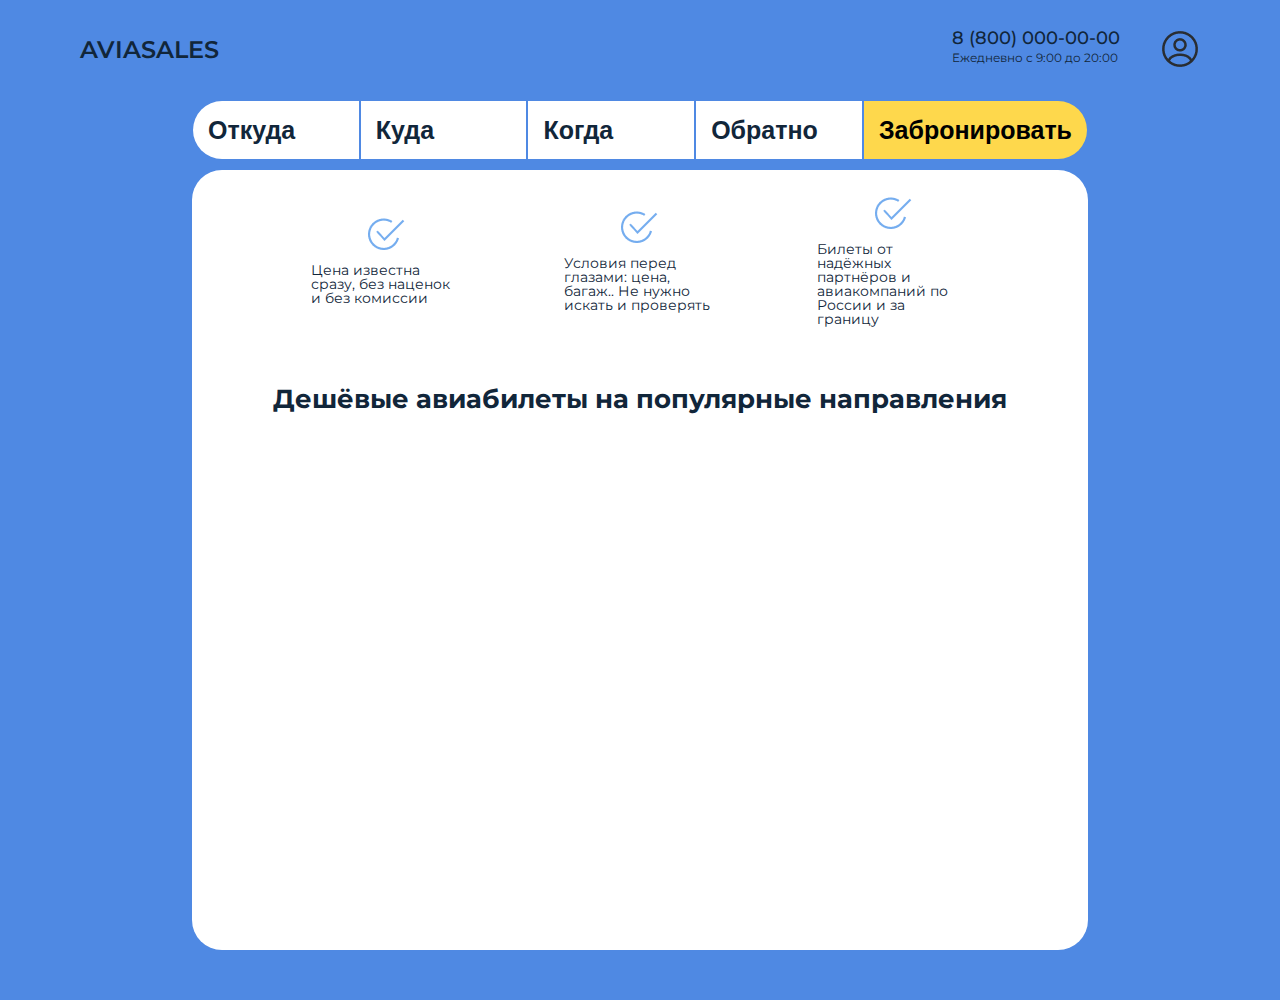
<file: index.html>
<!DOCTYPE html>
<html lang="ru">
<head>
    <meta charset="UTF-8">
    <meta http-equiv="X-UA-Compatible" content="IE=edge">
    <meta name="viewport" content="width=device-width, initial-scale=1.0">
    <link rel="stylesheet" href="/css/reset_css.css">
    <link rel="stylesheet" href="/css/index.css">
    <title>Aviasales</title>
</head>
<body class="body">
    <header class="header">
        <div class="logo_container">
            <a href="index.html"><h1 class="logo">AVIASALES</h1></a>
        </div>
        <div class="header_panel">      
            <div class="contacts_container">
                <p class="contacts_number">8 (800) 000-00-00</p>
                <p class="contacts_time">Ежедневно с 9:00 до 20:00</p>
             </div>
            <div class="profile">
                <a href="login.html"><img src="/img/profile-circle.png"></a>
            </div>
        </div>
    </header>
    <main class="main">
        <form class="search" action="">
            <input class="input wherefrom" placeholder = "Откуда" id="wherefrom" type="text" name="wherefrom">
            <input class="input where" placeholder = "Куда" id="where" type="text" name="where">
            <input class="input there" placeholder = "Когда" id="there" type="text" name="there">
            <input class="input therefrom" placeholder = "Обратно" id="therefrom" type="text" name="therefrom">
            <input class="input send" type="submit" value="Забронировать">
        </form>
        <section class="content">
            <div class="card_container">
                <div class="card">
                    <img class="card-img" src="img/mass.png">
                    <p class="card_text">
                        Цена известна сразу, без наценок и без комиссии
                    </p>
                </div>
                <div class="card">
                    <img class="card-img" src="img/mass.png">
                    <p class="card_text">
                        Условия перед глазами: цена, багаж.. Не нужно искать и проверять
                    </p>
                </div>
                <div class="card">
                    <img class="card-img" src="img/mass.png">
                    <p class="card_text">
                        Билеты от надёжных партнёров и авиакомпаний по России и за границу
                    </p>
                </div>
            </div>
            <div class="content_header">
                <h1 class="content_header__text">Дешёвые авиабилеты на популярные направления</h1>
            </div>
        </section>
    </main>
</body>
</html>
</file>
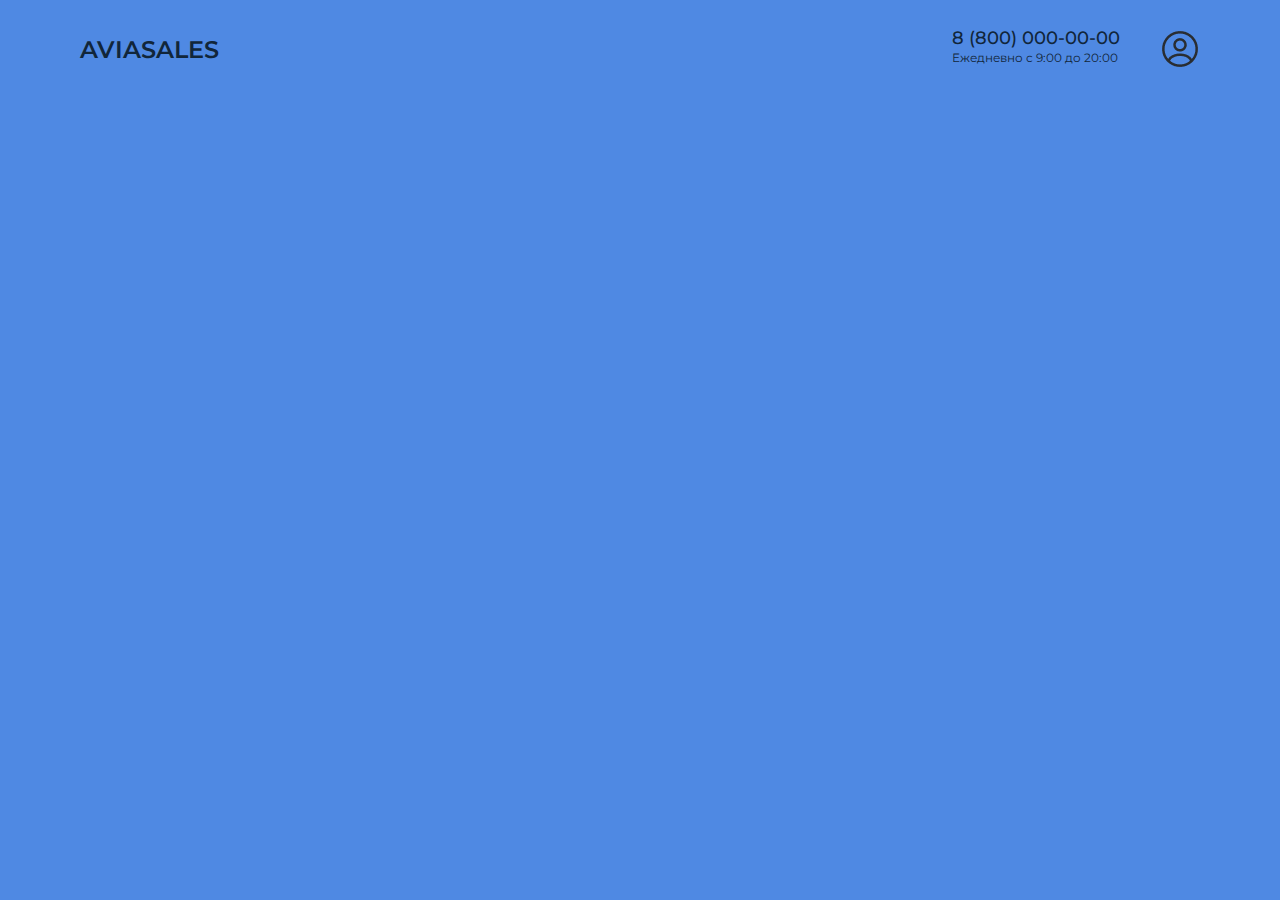
<file: booking.html>
<!DOCTYPE html>
<html lang="ru">
<head>
    <meta charset="UTF-8">
    <meta http-equiv="X-UA-Compatible" content="IE=edge">
    <meta name="viewport" content="width=device-width, initial-scale=1.0">
    <link rel="stylesheet" href="/css/reset_css.css">
    <link rel="stylesheet" href="/css/index.css">
    <title>Aviasales</title>
</head>
<body>
    <header class="header">
        <div class="logo_container">
            <a href="index.html"><h1 class="logo">AVIASALES</h1></a>
        </div>
        <div class="header_panel">      
            <div class="contacts_container">
                <p class="contacts_number">8 (800) 000-00-00</p>
                <p class="contacts_time">Ежедневно с 9:00 до 20:00</p>
             </div>
            <div class="profile">
                <a href="login.html"><img src="/img/profile-circle.png"></a>
            </div>
        </div>
    </header>
</body>
</html>
</file>
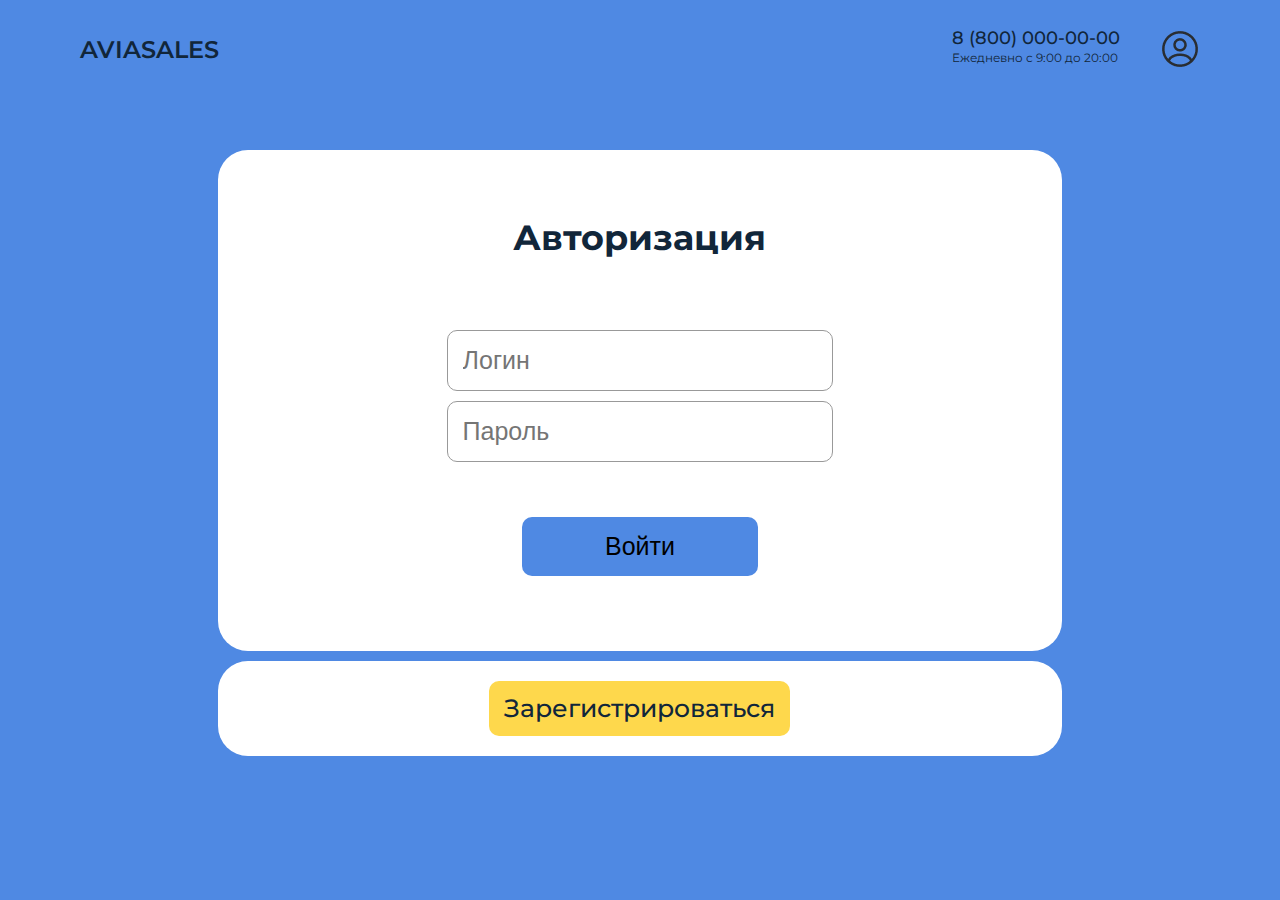
<file: login.html>
<!DOCTYPE html>
<html lang="ru">
<head>
    <meta charset="UTF-8">
    <meta http-equiv="X-UA-Compatible" content="IE=edge">
    <meta name="viewport" content="width=device-width, initial-scale=1.0">
    <link rel="stylesheet" href="/css/reset_css.css">
    <link rel="stylesheet" href="/css/login.css">
    <title>Aviasales</title>
</head>
<body class="body">
    <header class="header">
        <div class="logo_container">
            <a href="index.html"><h1 class="logo">AVIASALES</h1></a>
        </div>
        <div class="header_panel">      
            <div class="contacts_container">
                <p class="contacts_number">8 (800) 000-00-00</p>
                <p class="contacts_time">Ежедневно с 9:00 до 20:00</p>
             </div>
            <div class="profile">
                <a href="login.html"><img src="/img/profile-circle.png"></a>
            </div>
        </div>
    </header>
    <main class="main">
        <h1 class="main_header">Авторизация</h1>
        <form class="auth" action="" method="post">
            <input class="input username" placeholder = "Логин" id="login" type="text" name="login">
            <input class="input password" placeholder = "Пароль" id="password" type="password" name="password">
            <input class="input login" type="submit" value="Войти">
        </form>
    </main>
    <div class="registration">
        <a href="register.html" class="registration_button">Зарегистрироваться</a>
    </div>
</body>
</html>
</file>
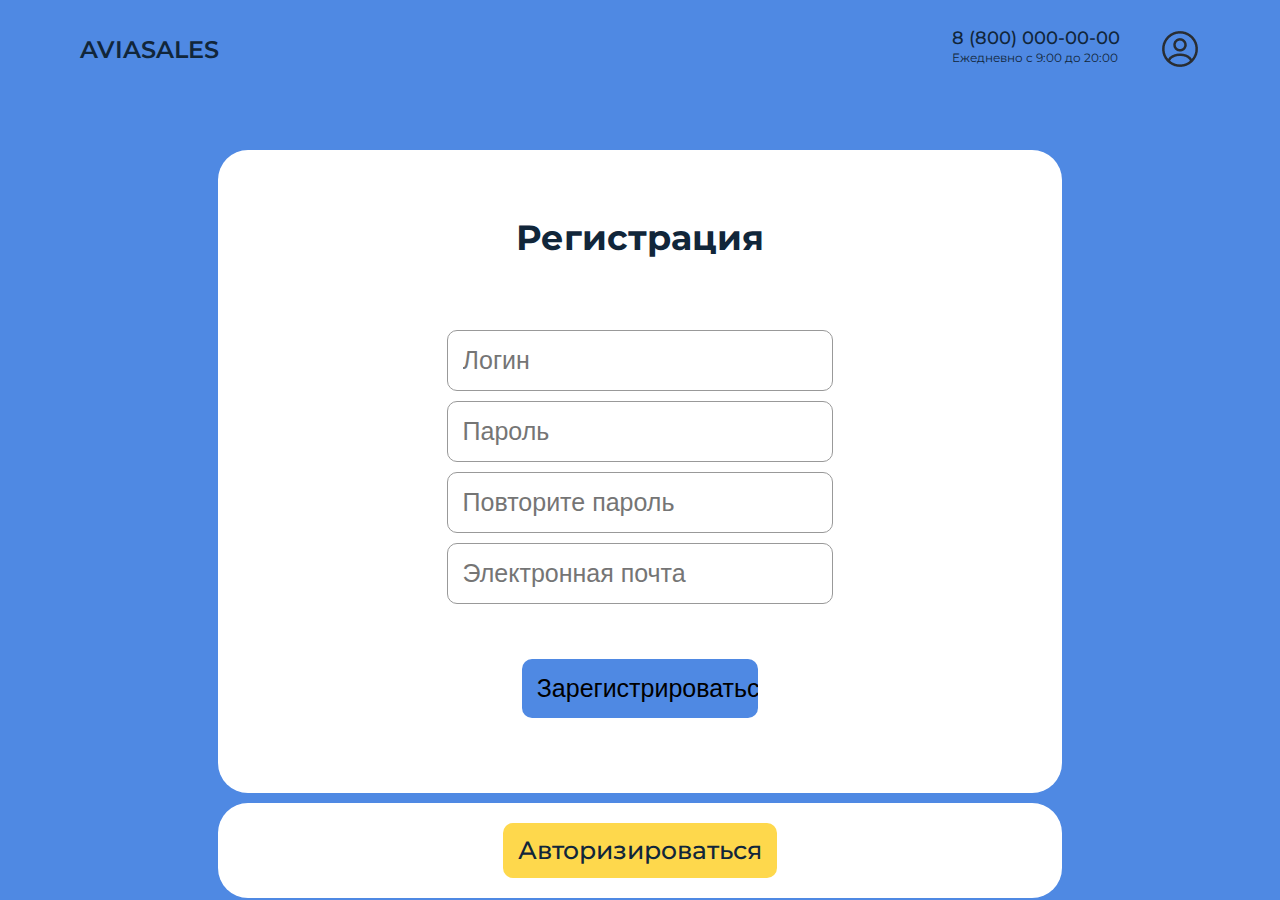
<file: register.html>
<!DOCTYPE html>
<html lang="ru">
<head>
    <meta charset="UTF-8">
    <meta http-equiv="X-UA-Compatible" content="IE=edge">
    <meta name="viewport" content="width=device-width, initial-scale=1.0">
    <link rel="stylesheet" href="/css/reset_css.css">
    <link rel="stylesheet" href="/css/header.css">
    <link rel="stylesheet" href="/css/register.css">
    <title>Aviasales</title>
</head>
<body>
    <header class="header">
        <div class="logo_container">
            <a href="index.html"><h1 class="logo">AVIASALES</h1></a>
        </div>
        <div class="header_panel">      
            <div class="contacts_container">
                <p class="contacts_number">8 (800) 000-00-00</p>
                <p class="contacts_time">Ежедневно с 9:00 до 20:00</p>
             </div>
            <div class="profile">
                <a href="login.html"><img src="/img/profile-circle.png"></a>
            </div>
        </div>
    </header>
    <main class="main">
        <h1 class="main_header">Регистрация</h1>
        <form class="reg" action="" method="post">
            <input class="input username" placeholder = "Логин" id="login" type="text" name="login">
            <input class="input password" placeholder = "Пароль" id="password" type="password" name="password">
            <input class="input re_password" placeholder = "Повторите пароль" id="re_password" type="password" name="re_password">
            <input class="input email" placeholder = "Электронная почта" id="re_password" type="email" name="email">
            <input class="input register" type="submit" value="Зарегистрироваться">
        </form>
    </main>
    <div class="authorization">
        <a href="login.html" class="authorization_button">Авторизироваться</a>
    </div>
</body>
</html>
</file>
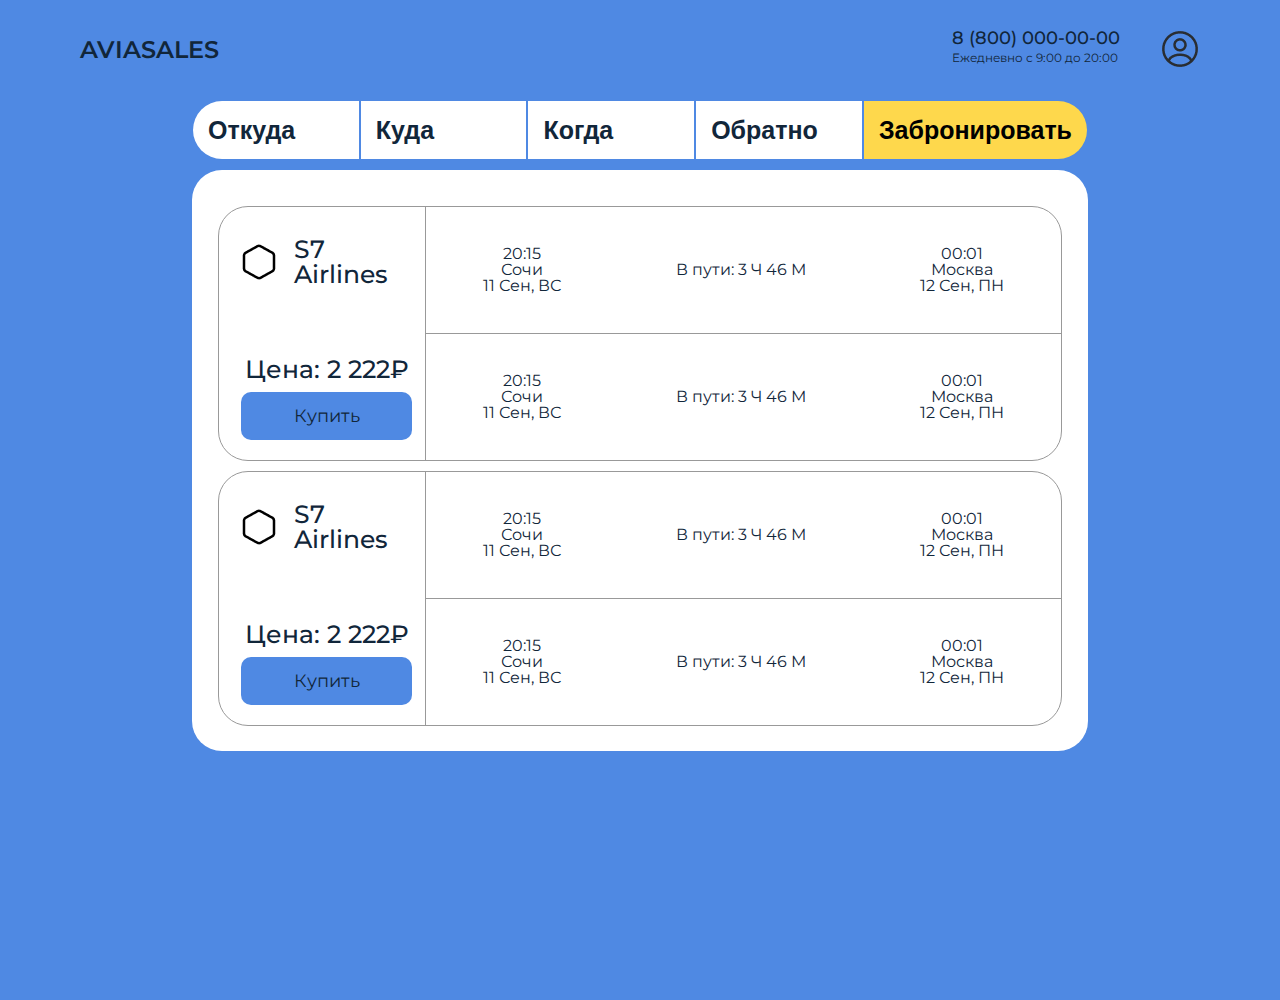
<file: search.html>
<!DOCTYPE html>
<html lang="ru">
<head>
    <meta charset="UTF-8">
    <meta http-equiv="X-UA-Compatible" content="IE=edge">
    <meta name="viewport" content="width=device-width, initial-scale=1.0">
    <link rel="stylesheet" href="/css/reset_css.css">
    <link rel="stylesheet" href="/css/index.css">
    <link rel="stylesheet" href="/css/search.css">
    <title>Aviasales</title>
</head>
<body>
    <header class="header">
        <div class="logo_container">
            <a href="index.html"><h1 class="logo">AVIASALES</h1></a>
        </div>
        <div class="header_panel">      
            <div class="contacts_container">
                <p class="contacts_number">8 (800) 000-00-00</p>
                <p class="contacts_time">Ежедневно с 9:00 до 20:00</p>
             </div>
            <div class="profile">
                <a href="login.html"><img src="/img/profile-circle.png"></a>
            </div>
        </div>
    </header>
    <main class="main">
        <form class="search" action="">
            <input class="input wherefrom" placeholder = "Откуда" id="wherefrom" type="text" name="wherefrom">
            <input class="input where" placeholder = "Куда" id="where" type="text" name="where">
            <input class="input there" placeholder = "Когда" id="there" type="text" name="there">
            <input class="input therefrom" placeholder = "Обратно" id="therefrom" type="text" name="therefrom">
            <input class="input send" type="submit" value="Забронировать">
        </form>
        <section class="content">
           <div class="ticket">
                <div class="ticket_info">
                    <div class="company">
                        <img class="company_img" src="img/aviacompany.png">
                        <p class="company_desc">S7 Airlines</p>
                    </div>
                    <p class="price">Цена: 2 222₽</p>
                    <a href="seat.html" class="button_buy">Купить</a>
                </div>
                <div class="trip_info">
                    <div class="top_ticket ticket1">
                        <div class="departure centerized">
                            <p class="departure_time ">20:15</p>
                            <p class="departure_city ">Сочи</p>
                            <p class="departure_date ">11 Сен, ВС</p>
                        </div>
                        <div class="route centerized">
                            <p class="route_time">
                                В пути: 3 Ч 46 М
                            </p>
                        </div>
                        <div class="arrival centerized">
                            <p class="arrival_time">00:01</p>
                            <p class="arrival_city">Москва</p>
                            <p class="arrival_date">12 Сен, ПН</p>
                        </div>
                    </div>
                    <div class="bottom_ticket ticket1">
                        <div class="departure centerized">
                            <p class="departure_time">20:15</p>
                            <p class="departure_city">Сочи</p>
                            <p class="departure_date">11 Сен, ВС</p>
                        </div>
                        <div class="route centerized">
                            <p class="route_time">
                                В пути: 3 Ч 46 М
                            </p>
                        </div>
                        <div class="arrival centerized">
                            <p class="arrival_time">00:01</p>
                            <p class="arrival_city">Москва</p>
                            <p class="arrival_date">12 Сен, ПН</p>
                        </div>
                    </div>
                </div>
           </div>
           <div class="ticket">
            <div class="ticket_info">
                <div class="company">
                    <img class="company_img" src="img/aviacompany.png">
                    <p class="company_desc">S7 Airlines</p>
                </div>
                <p class="price">Цена: 2 222₽</p>
                <a href="seat.html" class="button_buy">Купить</a>
            </div>
            <div class="trip_info">
                <div class="top_ticket ticket1">
                    <div class="departure centerized">
                        <p class="departure_time ">20:15</p>
                        <p class="departure_city ">Сочи</p>
                        <p class="departure_date ">11 Сен, ВС</p>
                    </div>
                    <div class="route centerized">
                        <p class="route_time">
                            В пути: 3 Ч 46 М
                        </p>
                    </div>
                    <div class="arrival centerized">
                        <p class="arrival_time">00:01</p>
                        <p class="arrival_city">Москва</p>
                        <p class="arrival_date">12 Сен, ПН</p>
                    </div>
                </div>
                <div class="bottom_ticket ticket1">
                    <div class="departure centerized">
                        <p class="departure_time">20:15</p>
                        <p class="departure_city">Сочи</p>
                        <p class="departure_date">11 Сен, ВС</p>
                    </div>
                    <div class="route centerized">
                        <p class="route_time">
                            В пути: 3 Ч 46 М
                        </p>
                    </div>
                    <div class="arrival centerized">
                        <p class="arrival_time">00:01</p>
                        <p class="arrival_city">Москва</p>
                        <p class="arrival_date">12 Сен, ПН</p>
                    </div>
                </div>
            </div>
       </div>
        </section>
    </main>
</body>
</html>
</file>
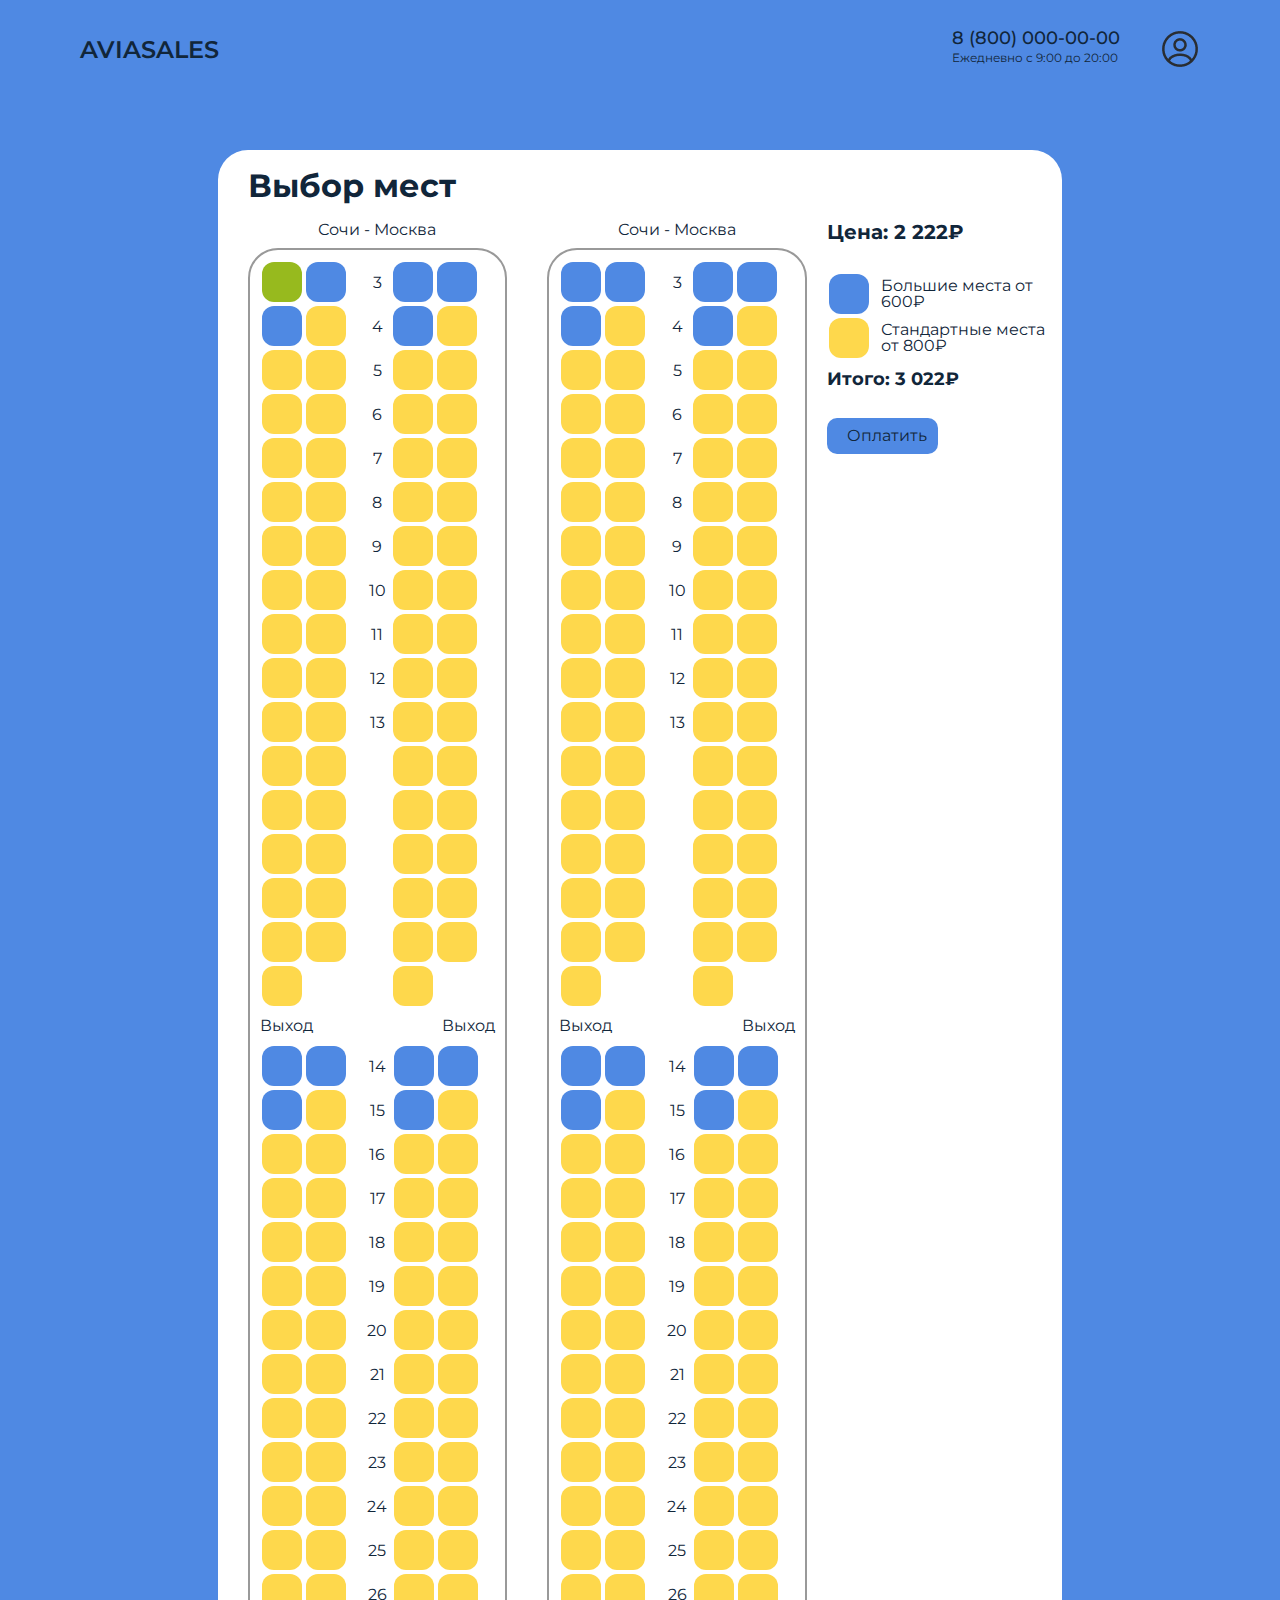
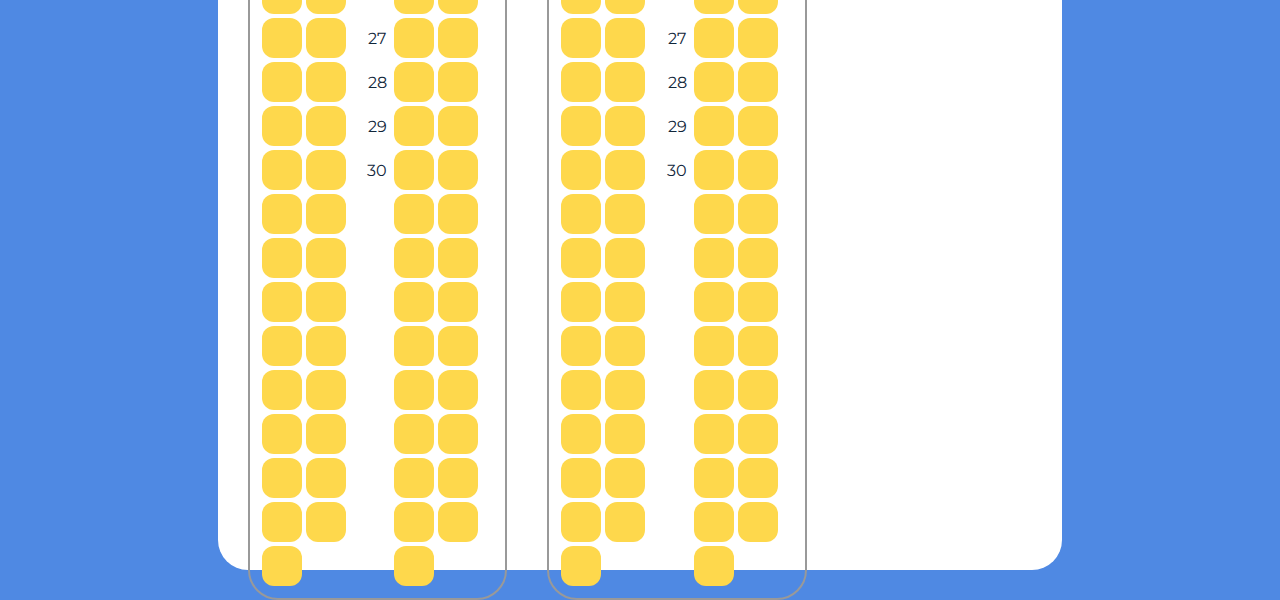
<file: seat.html>
<!DOCTYPE html>
<html lang="ru">
<head>
    <meta charset="UTF-8">
    <meta http-equiv="X-UA-Compatible" content="IE=edge">
    <meta name="viewport" content="width=device-width, initial-scale=1.0">
    <link rel="stylesheet" href="/css/reset_css.css">
    <link rel="stylesheet" href="/css/header.css">
    <link rel="stylesheet" href="/css/seat.css">
    <title>Aviasales</title>
</head>
<body>
    <header class="header">
        <div class="logo_container">
            <a href="index.html"><h1 class="logo">AVIASALES</h1></a>
        </div>
        <div class="header_panel">      
            <div class="contacts_container">
                <p class="contacts_number">8 (800) 000-00-00</p>
                <p class="contacts_time">Ежедневно с 9:00 до 20:00</p>
             </div>
            <div class="profile">
                <a href="login.html"><img src="/img/profile-circle.png"></a>
            </div>
        </div>
    </header>
    <main class="main">
        <div class="main_header_container">
            <p class="main_header">Выбор мест</p>
        </div>
        <div class="seat">
            <div class="plane1">
                <div class="plane_header_container">
                    <p class="plane_header">
                        Сочи - Москва
                    </p>
                    <div class="plane_seats">
                        <div class="front">
                            <div class="front_left fl">
                                <button class="seat_big seats" id="a1">

                                </button>
                                <button class="seat_big seats" id="2">
                                    
                                </button>
                                <button class="seat_big seats" id="3">
                                    
                                </button>
                                <button class="seat_normal seats" id="4">
                                    
                                </button>
                                <button class="seat_normal seats" id="5">
                                    
                                </button>
                                <button class="seat_normal seats" id="6">
                                     
                                </button> 
                                <button class="seat_normal seats" id="7">
                                     
                                </button> 
                                <button class="seat_normal seats" id="8">
                                     
                                </button> 
                                <button class="seat_normal seats" id="9">
                                     
                                </button> 
                                <button class="seat_normal seats" id="10">
                                     
                                </button> 
                                <button class="seat_normal seats" id="11">
                                     
                                </button> 
                                <button class="seat_normal seats" id="12">
                                     
                                </button> 
                                <button class="seat_normal seats" id="13">
                                     
                                </button> 
                                <button class="seat_normal seats" id="14">
                                     
                                </button> 
                                <button class="seat_normal seats" id="15">
                                     
                                </button> 
                                <button class="seat_normal seats" id="16">
                                     
                                </button> 
                                <button class="seat_normal seats" id="17">
                                     
                                </button> 
                                <button class="seat_normal seats" id="18">
                                     
                                </button> 
                                <button class="seat_normal seats" id="19">
                                     
                                </button> 
                                <button class="seat_normal seats" id="20">
                                     
                                </button> 
                                <button class="seat_normal seats" id="21">
                                    
                                </button>
                                <button class="seat_normal seats" id="22">
                                    
                                </button>
                                <button class="seat_normal seats" id="23">
                                    
                                </button>
                                <button class="seat_normal seats" id="24">
                                    
                                </button>
                                <button class="seat_normal seats" id="25">
                                    
                                </button>
                                <button class="seat_normal seats" id="26">
                                    
                                </button>
                                <button class="seat_normal seats" id="27">
                                    
                                </button>
                                <button class="seat_normal seats" id="28">
                                    
                                </button>
                                <button class="seat_normal seats" id="29">
                                    
                                </button>
                                <button class="seat_normal seats" id="30">
                                    
                                </button>
                                <button class="seat_normal seats" id="31">
                                    
                                </button>
                                <button class="seat_normal seats" id="32">
                                    
                                </button>
                                <button class="seat_normal seats" id="33">
                                    
                                </button>
                            </div>
                            <div class="front_numbers_container">
                                <p class="front_numbers">3</p>
                                <p class="front_numbers">4</p>
                                <p class="front_numbers">5</p>
                                <p class="front_numbers">6</p>
                                <p class="front_numbers">7</p>
                                <p class="front_numbers">8</p>
                                <p class="front_numbers">9</p>
                                <p class="front_numbers">10</p>
                                <p class="front_numbers">11</p>
                                <p class="front_numbers">12</p>
                                <p class="front_numbers">13</p>
                            </div>
                            <div class="front_right fl">
                                <button class="seat_big seats" id="34">

                                </button>
                                <button class="seat_big seats" id="35">
                                    
                                </button>
                                <button class="seat_big seats" id="36">
                                    
                                </button>
                                <button class="seat_normal seats" id="37">
                                    
                                </button>
                                <button class="seat_normal seats" id="38">
                                    
                                </button>
                                <button class="seat_normal seats" id="39">
                                     
                                </button> 
                                <button class="seat_normal seats" id="40">
                                     
                                </button> 
                                <button class="seat_normal seats" id="41">
                                     
                                </button> 
                                <button class="seat_normal seats" id="42">
                                     
                                </button> 
                                <button class="seat_normal seats" id="43">
                                     
                                </button> 
                                <button class="seat_normal seats" id="44">
                                     
                                </button> 
                                <button class="seat_normal seats" id="45">
                                     
                                </button> 
                                <button class="seat_normal seats" id="46">
                                     
                                </button> 
                                <button class="seat_normal seats" id="47">
                                     
                                </button> 
                                <button class="seat_normal seats" id="48">
                                     
                                </button> 
                                <button class="seat_normal seats" id="49">
                                     
                                </button> 
                                <button class="seat_normal seats" id="50">
                                     
                                </button> 
                                <button class="seat_normal seats" id="51">
                                     
                                </button> 
                                <button class="seat_normal seats" id="52">
                                     
                                </button> 
                                <button class="seat_normal seats" id="53">
                                     
                                </button> 
                                <button class="seat_normal seats" id="54">
                                    
                                </button>
                                <button class="seat_normal seats" id="55">
                                    
                                </button>
                                <button class="seat_normal seats" id="56">
                                    
                                </button>
                                <button class="seat_normal seats" id="57">
                                    
                                </button>
                                <button class="seat_normal seats" id="58">
                                    
                                </button>
                                <button class="seat_normal seats" id="59">
                                    
                                </button>
                                <button class="seat_normal seats" id="60">
                                    
                                </button>
                                <button class="seat_normal seats" id="61">
                                    
                                </button>
                                <button class="seat_normal seats" id="62">
                                    
                                </button>
                                <button class="seat_normal seats" id="63">
                                    
                                </button>
                                <button class="seat_normal seats" id="64">
                                    
                                </button>
                                <button class="seat_normal seats" id="65">
                                    
                                </button>
                                <button class="seat_normal seats" id="66">
                                    
                                </button>
                            </div>
                        </div>
                        <div class="exit">
                            <div class="exit_left">
                                <p>Выход</p>
                            </div>
                            <div class="exit_right">
                                <p>Выход</p>
                            </div>
                        </div>
                        <div class="behind">
                            <div class="behind_left fl">
                                <button class="seat_big seats" id="67">
                                    
                                </button>
                                <button class="seat_big seats" id="68">
                                    
                                </button>
                                <button class="seat_big seats" id="69">
                                    
                                </button>
                                <button class="seat_normal seats" id="70">
                                    
                                </button>
                                <button class="seat_normal seats" id="71">
                                    
                                </button>
                                <button class="seat_normal seats" id="72">
                                     
                                </button> 
                                <button class="seat_normal seats" id="73">
                                    
                                </button> 
                                <button class="seat_normal seats" id="74">
                                     
                                </button> 
                                <button class="seat_normal seats" id="75">
                                     
                                </button> 
                                <button class="seat_normal seats" id="76">
                                     
                                </button> 
                                <button class="seat_normal seats" id="77">
                                     
                                </button> 
                                <button class="seat_normal seats" id="78">
                                     
                                </button> 
                                <button class="seat_normal seats" id="79">
                                     
                                </button> 
                                <button class="seat_normal seats" id="80">
                                     
                                </button> 
                                <button class="seat_normal seats" id="81">
                                     
                                </button> 
                                <button class="seat_normal seats" id="82">
                                     
                                </button> 
                                <button class="seat_normal seats" id="83">
                                     
                                </button> 
                                <button class="seat_normal seats" id="84">
                                     
                                </button> 
                                <button class="seat_normal seats" id="85">
                                     
                                </button> 
                                <button class="seat_normal seats" id="86">
                                     
                                </button> 
                                <button class="seat_normal seats" id="87">
                                    
                                </button>
                                <button class="seat_normal seats" id="88">
                                    
                                </button>
                                <button class="seat_normal seats" id="89">
                                    
                                </button>
                                <button class="seat_normal seats" id="90">
                                    
                                </button>
                                <button class="seat_normal seats" id="91">
                                    
                                </button>
                                <button class="seat_normal seats" id="92">
                                    
                                </button>
                                <button class="seat_normal seats" id="93">
                                    
                                </button>
                                <button class="seat_normal seats" id="94">
                                    
                                </button>
                                <button class="seat_normal seats" id="95">
                                    
                                </button>
                                <button class="seat_normal seats" id="96">
                                    
                                </button>
                                <button class="seat_normal seats" id="97">
                                    
                                </button>
                                <button class="seat_normal seats" id="98">
                                    
                                </button>
                                <button class="seat_normal seats" id="99">
                                    
                                </button>
                                <button class="seat_normal seats" id="100">
                                    
                                </button>
                                <button class="seat_normal seats" id="101">
                                    
                                </button>
                                <button class="seat_normal seats" id="102">
                                    
                                </button>
                                <button class="seat_normal seats" id="103">
                                    
                                </button>
                                <button class="seat_normal seats" id="104">
                                    
                                </button>
                                <button class="seat_normal seats" id="105">
                                    
                                </button>
                                <button class="seat_normal seats" id="106">
                                    
                                </button>
                                <button class="seat_normal seats" id="107">
                                    
                                </button>
                                <button class="seat_normal seats" id="108">
                                    
                                </button>
                                <button class="seat_normal seats" id="109">
                                    
                                </button>
                                <button class="seat_normal seats" id="110">
                                    
                                </button>
                                <button class="seat_normal seats" id="111">
                                    
                                </button>
                                <button class="seat_normal seats" id="112">
                                    
                                </button>
                                <button class="seat_normal seats" id="113">
                                    
                                </button>
                                <button class="seat_normal seats" id="114">
                                    
                                </button>
                                <button class="seat_normal seats" id="115">
                                    
                                </button>
                                <button class="seat_normal seats" id="116">
                                    
                                </button>
                                <button class="seat_normal seats" id="117">
                                    
                                </button>
                            </div>
                            <div class="behind_numbers">
                                <div class="front_numbers_container">
                                    <p class="front_numbers">14</p>
                                    <p class="front_numbers">15</p>
                                    <p class="front_numbers">16</p>
                                    <p class="front_numbers">17</p>
                                    <p class="front_numbers">18</p>
                                    <p class="front_numbers">19</p>
                                    <p class="front_numbers">20</p>
                                    <p class="front_numbers">21</p>
                                    <p class="front_numbers">22</p>
                                    <p class="front_numbers">23</p>
                                    <p class="front_numbers">24</p>
                                    <p class="front_numbers">25</p>
                                    <p class="front_numbers">26</p>
                                    <p class="front_numbers">27</p>
                                    <p class="front_numbers">28</p>
                                    <p class="front_numbers">29</p>
                                    <p class="front_numbers">30</p>
                                </div>
                            </div>
                            <div class="behind_right fl">
                                <button class="seat_big seats" id="118">
                                    
                                </button>
                                <button class="seat_big seats" id="119">
                                    
                                </button>
                                <button class="seat_big seats" id="120">
                                    
                                </button>
                                <button class="seat_normal seats" id="121">
                                    
                                </button>
                                <button class="seat_normal seats" id="122">
                                    
                                </button>
                                <button class="seat_normal seats" id="123"> 
                                     
                                </button> 
                                <button class="seat_normal seats" id="124">
                                     
                                </button> 
                                <button class="seat_normal seats" id="125">
                                     
                                </button> 
                                <button class="seat_normal seats" id="126">
                                     
                                </button> 
                                <button class="seat_normal seats" id="127">
                                     
                                </button> 
                                <button class="seat_normal seats" id="128">
                                     
                                </button> 
                                <button class="seat_normal seats" id="129">
                                     
                                </button> 
                                <button class="seat_normal seats" id="130">
                                     
                                </button> 
                                <button class="seat_normal seats" id="131">
                                     
                                </button> 
                                <button class="seat_normal seats" id="132">
                                     
                                </button> 
                                <button class="seat_normal seats" id="133">
                                     
                                </button> 
                                <button class="seat_normal seats" id="134">
                                     
                                </button> 
                                <button class="seat_normal seats" id="135">
                                     
                                </button> 
                                <button class="seat_normal seats" id="136">
                                     
                                </button> 
                                <button class="seat_normal seats" id="137">
                                     
                                </button> 
                                <button class="seat_normal seats" id="138">
                                    
                                </button>
                                <button class="seat_normal seats" id="139">
                                    
                                </button>
                                <button class="seat_normal seats" id="140">
                                    
                                </button>
                                <button class="seat_normal seats" id="141">
                                    
                                </button>
                                <button class="seat_normal seats" id="142">
                                    
                                </button>
                                <button class="seat_normal seats" id="143"> 
                                    
                                </button>
                                <button class="seat_normal seats" id="144">
                                    
                                </button>
                                <button class="seat_normal seats" id="145">
                                    
                                </button>
                                <button class="seat_normal seats" id="146">
                                    
                                </button>
                                <button class="seat_normal seats" id="147">
                                    
                                </button>
                                <button class="seat_normal seats" id="148">
                                    
                                </button>
                                <button class="seat_normal seats" id="149">
                                    
                                </button>
                                <button class="seat_normal seats" id="150">
                                    
                                </button>
                                <button class="seat_normal seats" id="151">
                                    
                                </button>
                                <button class="seat_normal seats" id="152">
                                    
                                </button>
                                <button class="seat_normal seats" id="153">
                                    
                                </button>
                                <button class="seat_normal seats" id="154">
                                    
                                </button>
                                <button class="seat_normal seats" id="155">
                                    
                                </button>
                                <button class="seat_normal seats" id="156">
                                    
                                </button>
                                <button class="seat_normal seats" id="157">
                                    
                                </button>
                                <button class="seat_normal seats" id="158">
                                    
                                </button>
                                <button class="seat_normal seats" id="159">
                                    
                                </button>
                                <button class="seat_normal seats" id="160">
                                    
                                </button>
                                <button class="seat_normal seats" id="161">
                                    
                                </button>
                                <button class="seat_normal seats" id="162">
                                    
                                </button>
                                <button class="seat_normal seats" id="163">
                                    
                                </button>
                                <button class="seat_normal seats" id="164">
                                    
                                </button>
                                <button class="seat_normal seats" id="165">
                                    
                                </button>
                                <button class="seat_normal seats" id="166">
                                    
                                </button>
                                <button class="seat_normal seats" id="167">
                                    
                                </button>
                                <button class="seat_normal seats" id="168">
                                    
                                </button>
                            </div>
                        </div>
                    </div>
                </div>
            </div>
            <div class="plane2">
                <div class="plane_header_container">
                    <p class="plane_header">
                        Сочи - Москва
                    </p>
                    <div class="plane_seats">
                        <div class="front">
                            <div class="front_left fl">
                                <button class="seat_big seats">

                                </button>
                                <button class="seat_big seats">
                                    
                                </button>
                                <button class="seat_big seats">
                                    
                                </button>
                                <button class="seat_normal seats">
                                    
                                </button>
                                <button class="seat_normal seats">
                                    
                                </button>
                                <button class="seat_normal seats">
                                     
                                </button> 
                                <button class="seat_normal seats">
                                     
                                </button> 
                                <button class="seat_normal seats">
                                     
                                </button> 
                                <button class="seat_normal seats">
                                     
                                </button> 
                                <button class="seat_normal seats">
                                     
                                </button> 
                                <button class="seat_normal seats">
                                     
                                </button> 
                                <button class="seat_normal seats">
                                     
                                </button> 
                                <button class="seat_normal seats">
                                     
                                </button> 
                                <button class="seat_normal seats">
                                     
                                </button> 
                                <button class="seat_normal seats">
                                     
                                </button> 
                                <button class="seat_normal seats">
                                     
                                </button> 
                                <button class="seat_normal seats">
                                     
                                </button> 
                                <button class="seat_normal seats">
                                     
                                </button> 
                                <button class="seat_normal seats">
                                     
                                </button> 
                                <button class="seat_normal seats">
                                     
                                </button> 
                                <button class="seat_normal seats">
                                    
                                </button>
                                <button class="seat_normal seats">
                                    
                                </button>
                                <button class="seat_normal seats">
                                    
                                </button>
                                <button class="seat_normal seats">
                                    
                                </button>
                                <button class="seat_normal seats">
                                    
                                </button>
                                <button class="seat_normal seats">
                                    
                                </button>
                                <button class="seat_normal seats">
                                    
                                </button>
                                <button class="seat_normal seats">
                                    
                                </button>
                                <button class="seat_normal seats">
                                    
                                </button>
                                <button class="seat_normal seats">
                                    
                                </button>
                                <button class="seat_normal seats">
                                    
                                </button>
                                <button class="seat_normal seats">
                                    
                                </button>
                                <button class="seat_normal seats">
                                    
                                </button>
                            </div>
                            <div class="front_numbers_container">
                                <p class="front_numbers">3</p>
                                <p class="front_numbers">4</p>
                                <p class="front_numbers">5</p>
                                <p class="front_numbers">6</p>
                                <p class="front_numbers">7</p>
                                <p class="front_numbers">8</p>
                                <p class="front_numbers">9</p>
                                <p class="front_numbers">10</p>
                                <p class="front_numbers">11</p>
                                <p class="front_numbers">12</p>
                                <p class="front_numbers">13</p>
                            </div>
                            <div class="front_right fl">
                                <button class="seat_big seats">

                                </button>
                                <button class="seat_big seats">
                                    
                                </button>
                                <button class="seat_big seats">
                                    
                                </button>
                                <button class="seat_normal seats">
                                    
                                </button>
                                <button class="seat_normal seats">
                                    
                                </button>
                                <button class="seat_normal seats">
                                     
                                </button> 
                                <button class="seat_normal seats">
                                     
                                </button> 
                                <button class="seat_normal seats">
                                     
                                </button> 
                                <button class="seat_normal seats">
                                     
                                </button> 
                                <button class="seat_normal seats">
                                     
                                </button> 
                                <button class="seat_normal seats">
                                     
                                </button> 
                                <button class="seat_normal seats">
                                     
                                </button> 
                                <button class="seat_normal seats">
                                     
                                </button> 
                                <button class="seat_normal seats">
                                     
                                </button> 
                                <button class="seat_normal seats">
                                     
                                </button> 
                                <button class="seat_normal seats">
                                     
                                </button> 
                                <button class="seat_normal seats">
                                     
                                </button> 
                                <button class="seat_normal seats">
                                     
                                </button> 
                                <button class="seat_normal seats">
                                     
                                </button> 
                                <button class="seat_normal seats">
                                     
                                </button> 
                                <button class="seat_normal seats">
                                    
                                </button>
                                <button class="seat_normal seats">
                                    
                                </button>
                                <button class="seat_normal seats">
                                    
                                </button>
                                <button class="seat_normal seats">
                                    
                                </button>
                                <button class="seat_normal seats">
                                    
                                </button>
                                <button class="seat_normal seats">
                                    
                                </button>
                                <button class="seat_normal seats">
                                    
                                </button>
                                <button class="seat_normal seats">
                                    
                                </button>
                                <button class="seat_normal seats">
                                    
                                </button>
                                <button class="seat_normal seats">
                                    
                                </button>
                                <button class="seat_normal seats">
                                    
                                </button>
                                <button class="seat_normal seats">
                                    
                                </button>
                                <button class="seat_normal seats">
                                    
                                </button>
                            </div>
                        </div>
                        <div class="exit">
                            <div class="exit_left">
                                <p>Выход</p>
                            </div>
                            <div class="exit_right">
                                <p>Выход</p>
                            </div>
                        </div>
                        <div class="behind">
                            <div class="behind_left fl">
                                <button class="seat_big seats">
                                    
                                </button>
                                <button class="seat_big seats">
                                    
                                </button>
                                <button class="seat_big seats">
                                    
                                </button>
                                <button class="seat_normal seats">
                                    
                                </button>
                                <button class="seat_normal seats">
                                    
                                </button>
                                <button class="seat_normal seats">
                                     
                                </button> 
                                <button class="seat_normal seats">
                                     
                                </button> 
                                <button class="seat_normal seats">
                                     
                                </button> 
                                <button class="seat_normal seats">
                                     
                                </button> 
                                <button class="seat_normal seats">
                                     
                                </button> 
                                <button class="seat_normal seats">
                                     
                                </button> 
                                <button class="seat_normal seats">
                                     
                                </button> 
                                <button class="seat_normal seats">
                                     
                                </button> 
                                <button class="seat_normal seats">
                                     
                                </button> 
                                <button class="seat_normal seats">
                                     
                                </button> 
                                <button class="seat_normal seats">
                                     
                                </button> 
                                <button class="seat_normal seats">
                                     
                                </button> 
                                <button class="seat_normal seats">
                                     
                                </button> 
                                <button class="seat_normal seats">
                                     
                                </button> 
                                <button class="seat_normal seats">
                                     
                                </button> 
                                <button class="seat_normal seats">
                                    
                                </button>
                                <button class="seat_normal seats">
                                    
                                </button>
                                <button class="seat_normal seats">
                                    
                                </button>
                                <button class="seat_normal seats">
                                    
                                </button>
                                <button class="seat_normal seats">
                                    
                                </button>
                                <button class="seat_normal seats">
                                    
                                </button>
                                <button class="seat_normal seats">
                                    
                                </button>
                                <button class="seat_normal seats">
                                    
                                </button>
                                <button class="seat_normal seats">
                                    
                                </button>
                                <button class="seat_normal seats">
                                    
                                </button>
                                <button class="seat_normal seats">
                                    
                                </button>
                                <button class="seat_normal seats">
                                    
                                </button>
                                <button class="seat_normal seats">
                                    
                                </button>
                                <button class="seat_normal seats">
                                    
                                </button>
                                <button class="seat_normal seats">
                                    
                                </button>
                                <button class="seat_normal seats">
                                    
                                </button>
                                <button class="seat_normal seats">
                                    
                                </button>
                                <button class="seat_normal seats">
                                    
                                </button>
                                <button class="seat_normal seats">
                                    
                                </button>
                                <button class="seat_normal seats">
                                    
                                </button>
                                <button class="seat_normal seats">
                                    
                                </button>
                                <button class="seat_normal seats">
                                    
                                </button>
                                <button class="seat_normal seats">
                                    
                                </button>
                                <button class="seat_normal seats">
                                    
                                </button>
                                <button class="seat_normal seats">
                                    
                                </button>
                                <button class="seat_normal seats">
                                    
                                </button>
                                <button class="seat_normal seats">
                                    
                                </button>
                                <button class="seat_normal seats">
                                    
                                </button>
                                <button class="seat_normal seats">
                                    
                                </button>
                                <button class="seat_normal seats">
                                    
                                </button>
                                <button class="seat_normal seats">
                                    
                                </button>
                            </div>
                            <div class="behind_numbers">
                                <div class="front_numbers_container">
                                    <p class="front_numbers">14</p>
                                    <p class="front_numbers">15</p>
                                    <p class="front_numbers">16</p>
                                    <p class="front_numbers">17</p>
                                    <p class="front_numbers">18</p>
                                    <p class="front_numbers">19</p>
                                    <p class="front_numbers">20</p>
                                    <p class="front_numbers">21</p>
                                    <p class="front_numbers">22</p>
                                    <p class="front_numbers">23</p>
                                    <p class="front_numbers">24</p>
                                    <p class="front_numbers">25</p>
                                    <p class="front_numbers">26</p>
                                    <p class="front_numbers">27</p>
                                    <p class="front_numbers">28</p>
                                    <p class="front_numbers">29</p>
                                    <p class="front_numbers">30</p>
                                </div>
                            </div>
                            <div class="behind_right fl">
                                <button class="seat_big seats">
                                    
                                </button>
                                <button class="seat_big seats">
                                    
                                </button>
                                <button class="seat_big seats">
                                    
                                </button>
                                <button class="seat_normal seats">
                                    
                                </button>
                                <button class="seat_normal seats">
                                    
                                </button>
                                <button class="seat_normal seats">
                                     
                                </button> 
                                <button class="seat_normal seats">
                                     
                                </button> 
                                <button class="seat_normal seats">
                                     
                                </button> 
                                <button class="seat_normal seats">
                                     
                                </button> 
                                <button class="seat_normal seats">
                                     
                                </button> 
                                <button class="seat_normal seats">
                                     
                                </button> 
                                <button class="seat_normal seats">
                                     
                                </button> 
                                <button class="seat_normal seats">
                                     
                                </button> 
                                <button class="seat_normal seats">
                                     
                                </button> 
                                <button class="seat_normal seats">
                                     
                                </button> 
                                <button class="seat_normal seats">
                                     
                                </button> 
                                <button class="seat_normal seats">
                                     
                                </button> 
                                <button class="seat_normal seats">
                                     
                                </button> 
                                <button class="seat_normal seats">
                                     
                                </button> 
                                <button class="seat_normal seats">
                                     
                                </button> 
                                <button class="seat_normal seats">
                                    
                                </button>
                                <button class="seat_normal seats">
                                    
                                </button>
                                <button class="seat_normal seats">
                                    
                                </button>
                                <button class="seat_normal seats">
                                    
                                </button>
                                <button class="seat_normal seats">
                                    
                                </button>
                                <button class="seat_normal seats">
                                    
                                </button>
                                <button class="seat_normal seats">
                                    
                                </button>
                                <button class="seat_normal seats">
                                    
                                </button>
                                <button class="seat_normal seats">
                                    
                                </button>
                                <button class="seat_normal seats">
                                    
                                </button>
                                <button class="seat_normal seats">
                                    
                                </button>
                                <button class="seat_normal seats">
                                    
                                </button>
                                <button class="seat_normal seats">
                                    
                                </button>
                                <button class="seat_normal seats">
                                    
                                </button>
                                <button class="seat_normal seats">
                                    
                                </button>
                                <button class="seat_normal seats">
                                    
                                </button>
                                <button class="seat_normal seats">
                                    
                                </button>
                                <button class="seat_normal seats">
                                    
                                </button>
                                <button class="seat_normal seats">
                                    
                                </button>
                                <button class="seat_normal seats">
                                    
                                </button>
                                <button class="seat_normal seats">
                                    
                                </button>
                                <button class="seat_normal seats">
                                    
                                </button>
                                <button class="seat_normal seats">
                                    
                                </button>
                                <button class="seat_normal seats">
                                    
                                </button>
                                <button class="seat_normal seats">
                                    
                                </button>
                                <button class="seat_normal seats">
                                    
                                </button>
                                <button class="seat_normal seats">
                                    
                                </button>
                                <button class="seat_normal seats">
                                    
                                </button>
                                <button class="seat_normal seats">
                                    
                                </button>
                                <button class="seat_normal seats">
                                    
                                </button>
                                <button class="seat_normal seats">
                                    
                                </button>
                            </div>
                        </div>
                    </div>
                </div>
            </div>
            <div class="buy">
                <p class="price">
                    Цена: 2 222₽
                </p>
                <div class="seat_price_container">
                    <button class="seat_big seats" disabled>
                          
                    </button>
                    <p class="seat_price">
                        Большие места от 600₽
                    </p>
                </div>
                <div class="seat_price_container">
                    <button class="seat_normal seats" disabled>
                                    
                    </button>
                    <p class="seat_price">
                        Стандартные места от 800₽
                    </p>
                </div>
                <div class="total">
                    <p>
                        Итого: 3 022₽
                    </p>
                </div>
                <div class="pay">
                    <a href="#">
                        Оплатить
                    </a>
                </div>
            </div>
        </div>
    </main>
</body>
</html>
</file>
<file: css/index.css>
@import url(header.css);
main {
    height: 100vh;
    display: flex;
    flex-direction: column;
    align-items: center;
}
.search {
    display: flex;
    max-height: 60px;
    max-width: 70%;
}
.input {
    margin: 1px;
    padding: 15px;
    font-weight: var(--font-bold);
    font-size: 25px;
    width: 100%;
}
.input:last-child {
    background-color: var(--color-yellow);
}
.input::placeholder {
    color: var(--font-color);
}
.wherefrom {
    border-radius: 30px 0 0 30px;
}
.send {
    border-radius: 0 30px 30px 0;
    cursor: pointer;
}
.content {
    height: 100vh;
    width: 66%;
    background-color: var(--color-white);
    border-radius: 30px;
    margin: 10px 0 50px 0;
    padding: 2%;
}
.card {
    display: flex;
    flex-direction: column;
    justify-content: center;
    align-items: center;
    max-width: 20%;
}
.card_container {
    max-width: 90%;
    display: flex;
    justify-content: space-around;
    align-items: center;
    margin: auto;
    font-size: 14px;
}
.card_text {
    margin-top: 10px;
}
.content_header {
    text-align: center;
    margin-top: 60px;
}
.content_header__text{
    font-weight: var(--font-bold);
    font-size: 26px;
}
</file>
<file: css/login.css>
@import url(header.css);
.main{
    display: flex;
    align-items: center;
    flex-direction: column;
    width: 66%;
    background-color: var(--color-white);
    border-radius: 30px;
    margin: auto;
    margin-top: 50px;
    padding: 70px 0;
}
.main_header {
    font-size: 35px;
    font-weight: var(--font-bold);
}
.auth {
    margin-top: 70px;
    display: flex;
    align-items: center;
    flex-direction: column;
    width: 70%;
}
.input {
    margin: 5px;
    padding: 15px;
    font-weight: var(--font-light);
    font-size: 25px;
    width: 100%;
    max-width: 60%;
    border-radius: 10px;
    border: 0.5px solid var(--color-gray);
}
.login {
    font-weight: var(--font-medium);
    background-color: var(--color-main-blue);
    max-width: 40%;
    margin-top: 50px;
    cursor: pointer;
    border: 0;
}
.registration{
    display: flex;
    align-items: center;
    flex-direction: column;
    width: 66%;
    background-color: var(--color-white);
    border-radius: 30px;
    margin: auto;
    margin-top: 10px;
    padding: 20px 0;
}
.registration_button{
    background-color: var(--color-yellow);
    font-weight: var(--font-medium);
    padding: 15px;
    font-size: 25px;
    border-radius: 10px;;
}
</file>
<file: css/header.css>
.header {
    display: flex;
    justify-content: space-between;
    align-items: center;
    height: 100px;
    padding: 0 80px;
    background-color: var(--color-main-blue);
}
.header_panel{
    display: flex;
}
.logo {
    font-size: 24px;
    font-weight: var(--font-semi-bold);
}
.contacts_number{
    font-size: 18px;
    font-weight: var(--font-medium);
    margin-bottom: 5px;
}
.contacts_time{
    font-size: 12px;
    font-weight: var(--font-normal);
}
.profile {
    margin-left: 40px;
}
</file>
<file: css/register.css>
.main{
    display: flex;
    align-items: center;
    flex-direction: column;
    width: 66%;
    background-color: var(--color-white);
    border-radius: 30px;
    margin: auto;
    margin-top: 50px;
    padding: 70px 0;
}
.main_header {
    font-size: 35px;
    font-weight: var(--font-bold);
}
.reg {
    margin-top: 70px;
    display: flex;
    align-items: center;
    flex-direction: column;
    width: 70%;
}
.input {
    margin: 5px;
    padding: 15px;
    font-weight: var(--font-light);
    font-size: 25px;
    width: 100%;
    max-width: 60%;
    border-radius: 10px;
    border: 0.5px solid var(--color-gray);
}
.input:last-child {
    font-weight: var(--font-medium);
    background-color: var(--color-main-blue);
    max-width: 40%;
    margin-top: 50px;
    cursor: pointer;
    border: 0;
}
.authorization{
    display: flex;
    align-items: center;
    flex-direction: column;
    width: 66%;
    background-color: var(--color-white);
    border-radius: 30px;
    margin: auto;
    margin-top: 10px;
    padding: 20px 0;
}
.authorization_button{
    background-color: var(--color-yellow);
    font-weight: var(--font-medium);
    padding: 15px;
    font-size: 25px;
    border-radius: 10px;
}
</file>
<file: css/search.css>
.content {
    height: fit-content;
}
.ticket {
    border: 0.5px solid var(--color-gray);
    border-radius: 30px;
    display: flex;
    margin-top: 10px;
}
.ticket_info {
    display: flex;
    flex-direction: column;
    max-width: 250px;
    align-items: center;
    margin :0 0 0 20px;
    padding: 0 10px 20px 0;
    border-right:  0.5px solid var(--color-gray);
}
.trip_info {
    display: flex;
    width: 80%;
    flex-direction: column;
}
.ticket1 {
    display: flex;
    justify-content: space-around;
    height: 50%;
}
.top_ticket {
    border-bottom: 0.5px solid var(--color-gray);
}
.centerized {
    display: flex;
    flex-direction: column;
    align-items: center;
    justify-content: center;
}
.company {
    display: flex;
    flex-direction: row;
    flex-wrap: nowrap;
    align-items: center;
    margin: 30px 0 70px 0;
    font-size: 25px;
}
.company_desc{
    display: inline;
    margin-left: 15px;
    font-weight: var(--font-medium);
}
.price {
    font-size: 25px;
    font-weight: var(--font-medium);
}
.button_buy  {
    width: 80%;
    text-align: center;
    margin-top: 10px;
    background-color: var(--color-main-blue);
    font-weight: var(--font-normal);
    padding: 15px 15px;
    font-size: 18px;
    border-radius: 10px;
    border: 0;
}
</file>
<file: css/seat.css>
.main{
    display: flex;
    flex-direction: column;
    width: 66%;
    background-color: var(--color-white);
    border-radius: 30px;
    margin: auto;
    margin-top: 50px;
    height: 2000px;
    padding: 10px 0;
}
.main_header_container {
    margin: 10px 0 0 30px;
    font-size: 32px;
    font-weight: var(--font-bold);
}
.plane_seats {
    width: fit-content;
    padding: 10px;
    border: 2px solid var(--color-gray);
    border-radius: 30px;
}
.plane_header {
    text-align: center;
    margin-bottom: 10px;
}
.front {
    display: flex;
    justify-content: center;
}
.behind {
    display: flex;
    justify-content: center;
}
.front_numbers {
    text-align: center;
    margin: 0 5px;
    margin-bottom: 28px;
}
.front_numbers:last-child {
    margin-bottom: 0;
}
.front_numbers:first-child {
    margin-top: 15px;
}
.seat {
    display: flex;
    margin-top: 20px;
    margin-left: 30px;
}
.seats {
    padding: 20px;
    margin: 2px;
    border-radius: 12px;
    border: 0;
    cursor: pointer;
}
.fl {
    display: flex;
    flex-wrap: wrap;
    max-width: 132px;
}
.seat_big {
    background-color: var(--color-main-blue);
}
.seat_normal {
    background-color: var(--color-yellow);
}
.exit {
    display: flex;
    flex-wrap: nowrap;
    justify-content: space-between;
    margin: 10px 0;
}
.plane2 {
    margin-left: 40px;
}
.seat_price_container {
    display: flex;
    align-items: center;
}
.seat_price {
    margin-left: 10px;
}
.seat_price_container:first-of-type {
    margin-top: 30px;
}
.buy {
    margin-left: 20px;
}
.price {
    font-size: 20px;
    font-weight: var(--font-bold);
}
.total {
    margin-top: 10px;
    font-size: 18px;
    font-weight: var(--font-bold);
}
.pay {
    margin-top: 30px;
    padding: 10px 20px;
    max-width: 30%;
    text-align: center;
    border-radius: 10px;
    border: 0;
    background-color: var(--color-main-blue);
}
#a1 {
    background-color: var(--color-green);
}
</file>
